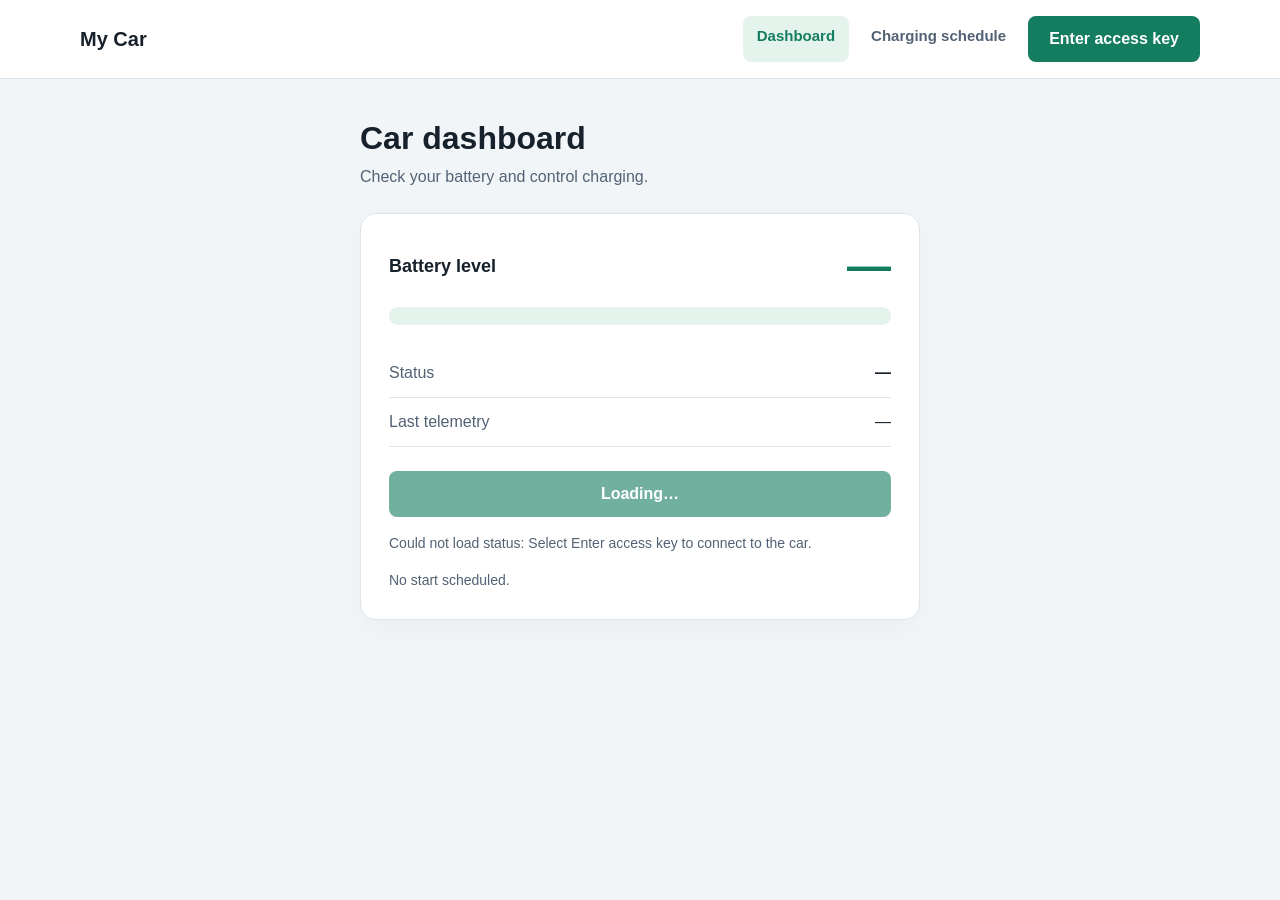
<file: src/Web/index.html>
<!DOCTYPE html>
<html lang="en">

<head>
    <meta charset="UTF-8">
    <meta name="viewport" content="width=device-width, initial-scale=1">
    <title>Dashboard | My Car</title>
    <link rel="stylesheet" href="styles.css">
    <script src="api-config.js" defer></script>
    <script src="charging-schedule.js" defer></script>
    <script src="app.js" defer></script>
</head>

<body>
    <header class="site-header">
        <nav class="navbar" aria-label="Main navigation">
            <a class="brand" href="index.html">My Car</a>
            <div class="nav-links">
                <a href="index.html" aria-current="page">Dashboard</a>
                <a href="scheduler.html">Charging schedule</a>
                <button type="button" onclick="carApi.enterKey()">
                    Enter access key
                </button>
            </div>
        </nav>
    </header>

    <main class="page-container dashboard-container">
        <header class="page-heading">
            <h1>Car dashboard</h1>
            <p>Check your battery and control charging.</p>
        </header>

        <section class="panel" aria-labelledby="battery-heading">
            <div class="battery-summary">
                <h2 id="battery-heading">Battery level</h2>
                <strong id="battery">—</strong>
            </div>
            <progress id="battery-bar" value="0" max="100" aria-label="Battery charge">
            </progress>

            <div class="car-details">
                <p>Status <strong id="charging">—</strong></p>
                <p>Last telemetry <span id="last-updated">—</span></p>
            </div>

            <button id="charging-toggle" class="charging-button" type="button" onclick="toggleCharging()" disabled>
                Loading…
            </button>

            <p id="message" class="status-message" role="status">Loading car status…</p>
            <p id="command-message" class="command-message" role="status"></p>
            <p id="scheduled-charging-status" class="status-message" role="status"></p>
        </section>
    </main>
</body>

</html>
</file>
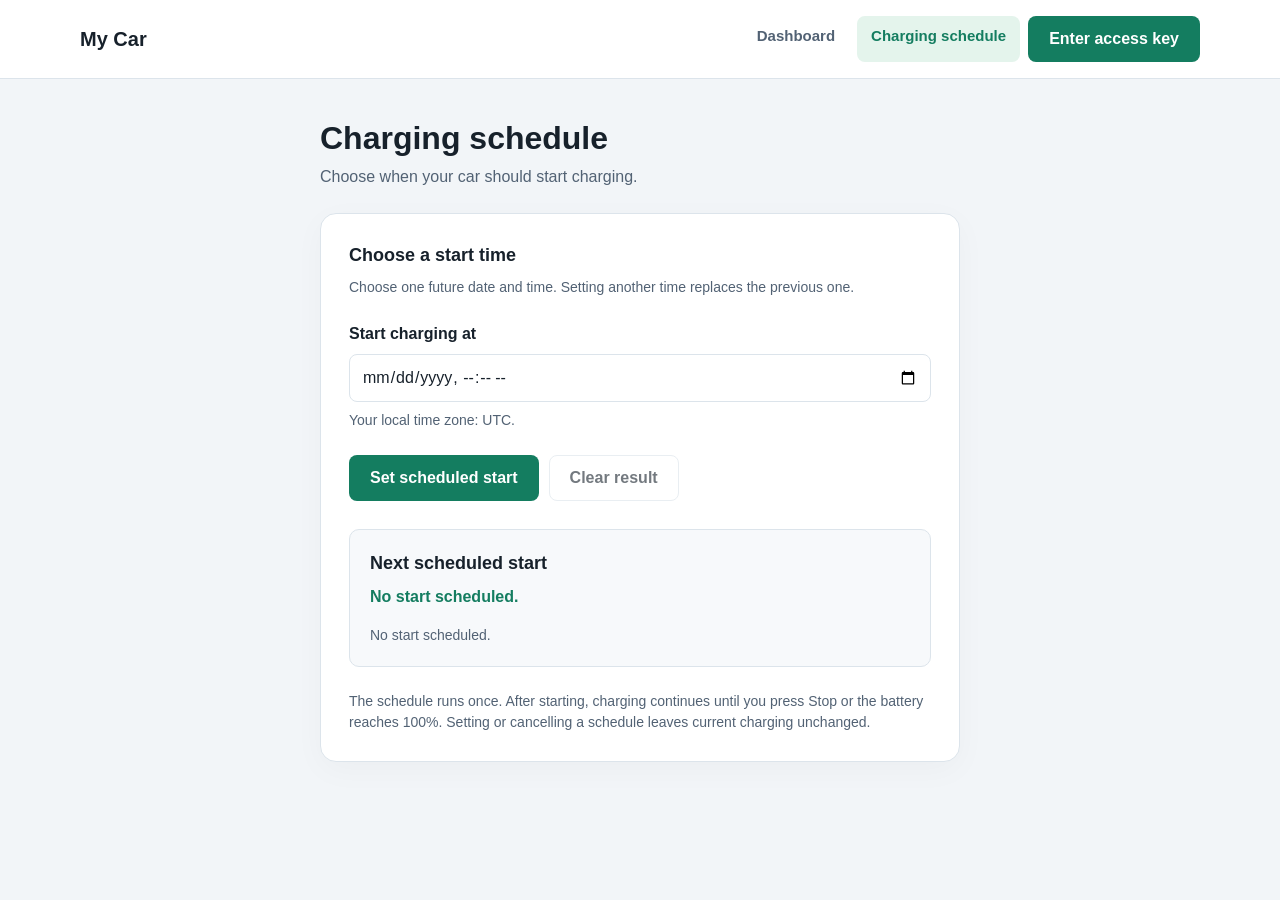
<file: src/Web/scheduler.html>
<!DOCTYPE html>
<html lang="en">

<head>
    <meta charset="UTF-8">
    <meta name="viewport" content="width=device-width, initial-scale=1">
    <title>Charging schedule | My Car</title>
    <link rel="stylesheet" href="styles.css">
    <link rel="stylesheet" href="scheduler.css">
    <script src="api-config.js" defer></script>
    <script src="charging-schedule.js" defer></script>
    <script src="scheduler.js" defer></script>
</head>

<body>
    <header class="site-header">
        <nav class="navbar" aria-label="Main navigation">
            <a class="brand" href="index.html">My Car</a>
            <div class="nav-links">
                <a href="index.html">Dashboard</a>
                <a href="scheduler.html" aria-current="page">Charging schedule</a>
                <button type="button" onclick="carApi.enterKey()">
                    Enter access key
                </button>
            </div>
        </nav>
    </header>

    <main class="page-container scheduler-container">
        <header class="page-heading">
            <h1>Charging schedule</h1>
            <p>Choose when your car should start charging.</p>
        </header>

        <section class="panel" aria-labelledby="schedule-heading">
            <h2 id="schedule-heading">Choose a start time</h2>
            <p class="instructions">Choose one future date and time. Setting another time replaces the previous one.</p>

            <form id="schedule-form">
                <label for="scheduled-start">Start charging at</label>
                <input id="scheduled-start" name="scheduledStart" type="datetime-local" step="60" required
                    aria-describedby="time-zone">
                <p id="time-zone" class="field-hint">Times use your device's local time zone.</p>

                <div class="actions">
                    <button id="saveBtn" type="submit">Set scheduled start</button>
                    <button id="cancelBtn" type="button" class="secondary" disabled>Cancel scheduled start</button>
                </div>
            </form>

            <div class="saved-schedule" aria-live="polite">
                <h2>Next scheduled start</h2>
                <p id="scheduled-summary">No start scheduled.</p>
                <p id="scheduled-charging-status" class="status-message" role="status"></p>
            </div>

            <p id="schedule-message" class="status-message" role="status"></p>
            <p class="field-hint schedule-help">The schedule runs once. After starting, charging continues until you
                press Stop or the battery reaches 100%. Setting or cancelling a schedule leaves current charging
                unchanged.</p>
        </section>
    </main>
</body>

</html>
</file>
<file: src/Web/styles.css>
:root {
    color-scheme: light;
    --page-background: #f2f5f8;
    --surface: #ffffff;
    --surface-muted: #f7f9fb;
    --text: #17212b;
    --text-muted: #526274;
    --border-color: #dce4eb;
    --accent: #147d60;
    --accent-hover: #10634d;
    --accent-soft: #e4f4ec;
    --focus-color: #1565c0;
    --panel-radius: 16px;
    --panel-shadow: 0 8px 32px #17212b08;
}

* {
    box-sizing: border-box;
}

body {
    margin: 0;
    background: var(--page-background);
    color: var(--text);
    font-family: "Segoe UI", Arial, sans-serif;
    line-height: 1.5;
}

a {
    color: var(--accent);
}

button,
input,
select {
    font: inherit;
}

:focus-visible {
    outline: 3px solid var(--focus-color);
    outline-offset: 3px;
}

.site-header {
    background: var(--surface);
    border-bottom: 1px solid var(--border-color);
}

.navbar {
    display: flex;
    align-items: center;
    justify-content: space-between;
    gap: 16px;
    max-width: 1168px;
    margin: 0 auto;
    padding: 16px 24px;
}

.brand {
    color: var(--text);
    font-size: 1.25rem;
    font-weight: 750;
    text-decoration: none;
    white-space: nowrap;
}

.nav-links {
    display: flex;
    flex-wrap: wrap;
    gap: 8px;
}

.nav-links a {
    padding: 9px 14px;
    border-radius: 8px;
    color: var(--text-muted);
    font-size: 0.9375rem;
    font-weight: 600;
    text-decoration: none;
}

.nav-links a:hover {
    background: var(--surface-muted);
    color: var(--text);
}

.nav-links a[aria-current="page"] {
    background: var(--accent-soft);
    color: var(--accent);
}

.page-container {
    width: calc(100% - 48px);
    max-width: 1120px;
    margin: 40px auto;
}

.dashboard-container {
    max-width: 560px;
}

.page-heading {
    margin-bottom: 24px;
}

h1,
h2,
p {
    margin-top: 0;
}

h1 {
    margin-bottom: 8px;
    font-size: clamp(1.65rem, 3vw, 2rem);
    line-height: 1.2;
}

h2 {
    margin-bottom: 0;
    font-size: 1.125rem;
}

.page-heading p,
.status-message {
    color: var(--text-muted);
}

.page-heading p {
    margin-bottom: 0;
}

.panel {
    padding: 28px;
    background: var(--surface);
    border: 1px solid var(--border-color);
    border-radius: var(--panel-radius);
    box-shadow: var(--panel-shadow);
}

button {
    min-height: 44px;
    padding: 10px 20px;
    border: 1px solid transparent;
    border-radius: 8px;
    background: var(--accent);
    color: var(--surface);
    font-weight: 600;
    cursor: pointer;
    transition: background-color 120ms ease;
}

button:hover:not(:disabled) {
    background: var(--accent-hover);
}

button:disabled {
    cursor: not-allowed;
    opacity: 0.6;
}

button.secondary {
    border-color: var(--border-color);
    background: var(--surface);
    color: var(--text);
}

button.secondary:hover:not(:disabled) {
    background: var(--surface-muted);
}

.battery-summary {
    display: flex;
    align-items: center;
    justify-content: space-between;
    gap: 16px;
    margin-bottom: 16px;
}

#battery {
    color: var(--accent);
    font-size: 2.75rem;
    line-height: 1.1;
}

progress {
    display: block;
    width: 100%;
    height: 18px;
    overflow: hidden;
    border: 0;
    border-radius: 999px;
    background: var(--accent-soft);
    accent-color: var(--accent);
    appearance: none;
}

progress::-webkit-progress-bar {
    background: var(--accent-soft);
    border-radius: 999px;
}

progress::-webkit-progress-value {
    background: var(--accent);
    border-radius: 999px;
}

progress::-moz-progress-bar {
    background: var(--accent);
    border-radius: 999px;
}

.car-details {
    margin: 24px 0;
}

.car-details p {
    display: flex;
    flex-wrap: wrap;
    justify-content: space-between;
    gap: 8px 16px;
    margin: 0;
    padding: 12px 0;
    border-bottom: 1px solid var(--border-color);
    color: var(--text-muted);
}

.car-details strong,
.car-details span {
    color: var(--text);
}

.charging-button {
    width: 100%;
}

.status-message,
.command-message {
    margin: 16px 0 0;
    font-size: 0.875rem;
    overflow-wrap: anywhere;
}

.command-message {
    font-weight: 600;
}

.command-message:empty {
    display: none;
}

@media (max-width: 600px) {
    .navbar {
        align-items: flex-start;
        flex-direction: column;
        gap: 12px;
        padding: 16px;
    }

    .nav-links {
        width: 100%;
    }

    .nav-links a {
        flex: 1;
        text-align: center;
    }

    .page-container {
        width: calc(100% - 32px);
        margin: 24px auto;
    }

    .panel {
        padding: 20px;
    }
}

@media (prefers-reduced-motion: reduce) {
    button {
        transition: none;
    }
}
</file>
<file: src/Web/scheduler.css>
.scheduler-container {
    max-width: 640px;
}

.instructions,
.field-hint {
    color: var(--text-muted);
    font-size: 0.875rem;
}

.instructions {
    margin: 8px 0 24px;
}

#schedule-form label {
    display: block;
    margin-bottom: 8px;
    font-weight: 600;
}

#scheduled-start {
    display: block;
    width: 100%;
    min-width: 0;
    min-height: 48px;
    padding: 10px 12px;
    border: 1px solid var(--border-color);
    border-radius: 8px;
    background: var(--surface);
    color: var(--text);
}

.field-hint {
    margin: 8px 0 0;
    overflow-wrap: anywhere;
}

.actions {
    display: flex;
    flex-wrap: wrap;
    gap: 10px;
    margin-top: 24px;
}

.saved-schedule {
    margin-top: 28px;
    padding: 20px;
    border: 1px solid var(--border-color);
    border-radius: 10px;
    background: var(--surface-muted);
}

#scheduled-summary {
    margin: 8px 0 0;
    color: var(--accent);
    font-weight: 600;
    overflow-wrap: anywhere;
}

.browser-notice {
    margin: 16px 0;
    padding: 12px 16px;
    border-radius: 8px;
    background: var(--accent-soft);
    color: var(--text);
    font-size: 0.875rem;
}

.schedule-help {
    margin-top: 24px;
}

#schedule-message:empty {
    display: none;
}

@media (max-width: 600px) {
    .actions {
        flex-direction: column;
    }
}
</file>
